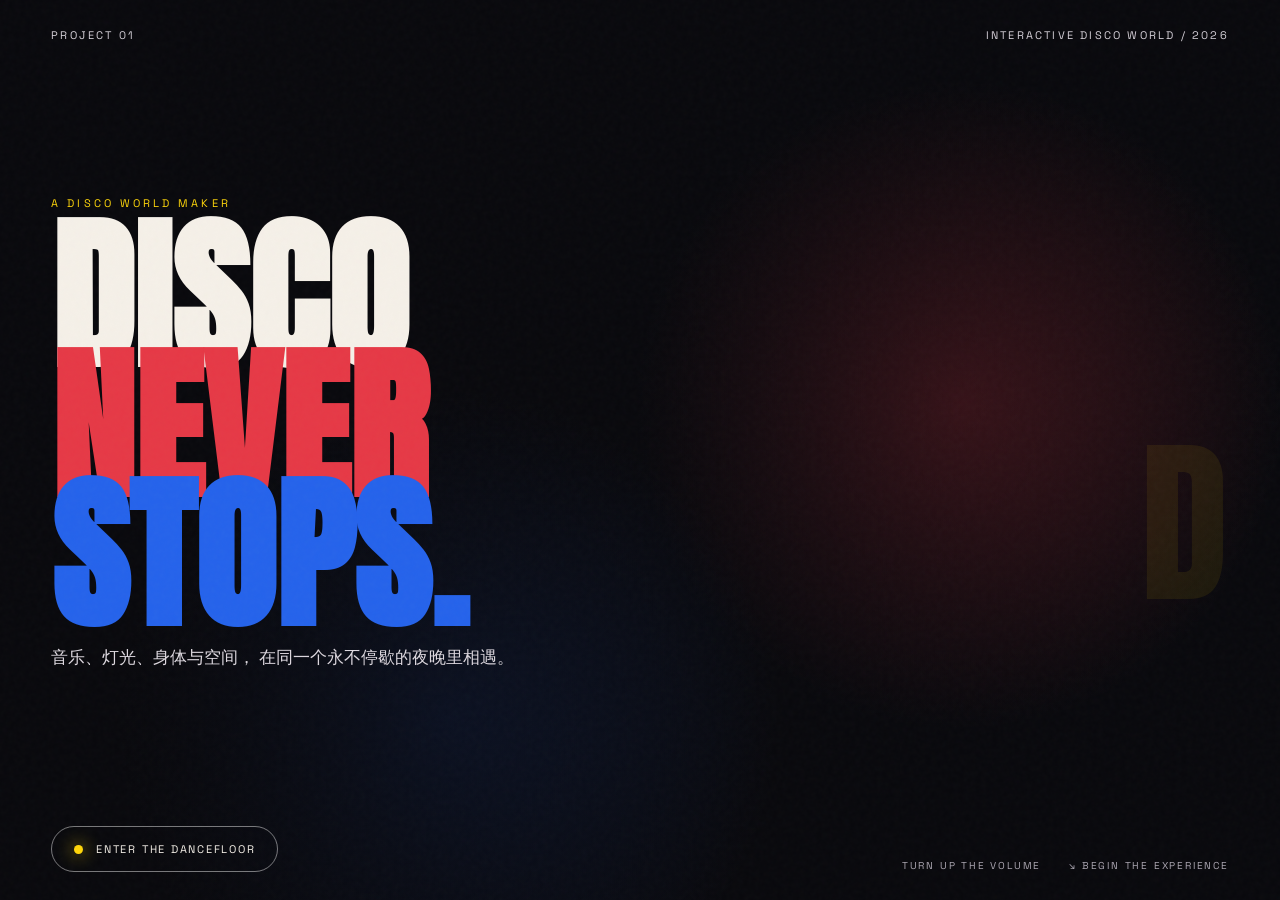
<file: index.html>
<!DOCTYPE html>
<html lang="zh-CN">
<head>
  <meta charset="UTF-8">
  <meta name="viewport" content="width=device-width, initial-scale=1.0">

  <title>DISCO NEVER STOPS</title>

  <meta
    name="description"
    content="DISCO NEVER STOPS — Music, People, Color and Movement."
  >

  <link rel="stylesheet" href="style.css">
</head>

<body>

  <div class="grain"></div>

  <!-- 鼠标 -->
  <div class="cursor-dot"></div>
  <div class="cursor-ring"></div>


  <!-- =====================================================
       PAGE 01 — COVER
  ====================================================== -->

  <section class="cover page active" id="cover">

    <div class="cover-bg"></div>

    <div class="cover-glow glow-a"></div>
    <div class="cover-glow glow-b"></div>

    <div class="cover-top">

      <span>PROJECT 01</span>

      <span>
        INTERACTIVE DISCO WORLD / 2026
      </span>

    </div>


    <div class="cover-title">

      <p class="eyebrow">
        A DISCO WORLD MAKER
      </p>

      <h1>
        DISCO<br>
        <span>NEVER</span><br>
        <i>STOPS.</i>
      </h1>

      <p class="cover-copy">

        音乐、灯光、身体与空间，
        在同一个永不停歇的夜晚里相遇。

      </p>

    </div>


    <div class="cover-bottom">

      <button
        class="enter-btn"
        id="startBtn"
      >

        <span class="enter-dot"></span>

        ENTER THE DANCEFLOOR

      </button>


      <div class="cover-meta">

        <span>
          TURN UP THE VOLUME
        </span>

        <span>
          ↘ BEGIN THE EXPERIENCE
        </span>

      </div>

    </div>


    <div class="cover-corner">
      D
    </div>

  </section>



  <!-- =====================================================
       PAGE 02 — COUNTRY
  ====================================================== -->

  <section
    class="choice-page country-page"
    id="countryPage"
  >

    <div class="choice-background"></div>

    <div class="choice-top">

      <span>
        DISCO NEVER STOPS
      </span>

      <span>
        01 / 02
      </span>

    </div>


    <div class="choice-content">

      <p class="eyebrow">
        CHOOSE YOUR ORIGIN
      </p>

      <h2>
        WHERE DOES<br>
        YOUR <span>NIGHT</span><br>
        BEGIN?
      </h2>

      <p class="choice-description">

        选择一个国家，
        让你的 DISCO NIGHT 从这里开始。

      </p>


      <div class="country-grid">

        <button
          class="country-card"
          data-country="France"
        >

          <span class="country-number">
            01
          </span>

          <strong>
            FRANCE
          </strong>

          <small>
            PARIS
          </small>

          <span class="country-arrow">
            ↗
          </span>

        </button>


        <button
          class="country-card"
          data-country="Italy"
        >

          <span class="country-number">
            02
          </span>

          <strong>
            ITALY
          </strong>

          <small>
            MILANO
          </small>

          <span class="country-arrow">
            ↗
          </span>

        </button>


        <button
          class="country-card"
          data-country="Germany"
        >

          <span class="country-number">
            03
          </span>

          <strong>
            GERMANY
          </strong>

          <small>
            BERLIN
          </small>

          <span class="country-arrow">
            ↗
          </span>

        </button>


        <button
          class="country-card"
          data-country="Spain"
        >

          <span class="country-number">
            04
          </span>

          <strong>
            SPAIN
          </strong>

          <small>
            BARCELONA
          </small>

          <span class="country-arrow">
            ↗
          </span>

        </button>


        <button
          class="country-card"
          data-country="UK"
        >

          <span class="country-number">
            05
          </span>

          <strong>
            UNITED KINGDOM
          </strong>

          <small>
            LONDON
          </small>

          <span class="country-arrow">
            ↗
          </span>

        </button>


        <button
          class="country-card"
          data-country="Netherlands"
        >

          <span class="country-number">
            06
          </span>

          <strong>
            NETHERLANDS
          </strong>

          <small>
            AMSTERDAM
          </small>

          <span class="country-arrow">
            ↗
          </span>

        </button>

      </div>


      <div class="selection-status">

        <span>
          YOUR SELECTION
        </span>

        <strong id="countryResult">
          NOT SELECTED
        </strong>

      </div>


      <button
        class="next-btn"
        id="countryNext"
      >

        CONTINUE

        <span>
          →
        </span>

      </button>

    </div>

  </section>



  <!-- =====================================================
       PAGE 03 — COLOR
  ====================================================== -->

  <section
    class="choice-page color-page"
    id="colorPage"
  >

    <div class="choice-top">

      <span>
        DISCO NEVER STOPS
      </span>

      <span>
        02 / 02
      </span>

    </div>


    <div class="choice-content">

      <p class="eyebrow">
        CHOOSE YOUR ATMOSPHERE
      </p>

      <h2>
        WHAT DOES<br>
        YOUR <span>NIGHT</span><br>
        LOOK LIKE?
      </h2>

      <p class="choice-description">

        选择你的视觉情绪。
        整个 DISCO 世界会随之改变。

      </p>


      <div class="color-grid">


        <button
          class="color-card color-red"
          data-theme="red"
        >

          <div class="color-preview">

            <span>01</span>

            <div class="color-orb"></div>

          </div>

          <strong>
            HOT NIGHT
          </strong>

          <small>
            RED / ORANGE / BLACK
          </small>

        </button>



        <button
          class="color-card color-blue"
          data-theme="blue"
        >

          <div class="color-preview">

            <span>02</span>

            <div class="color-orb"></div>

          </div>

          <strong>
            ELECTRIC BLUE
          </strong>

          <small>
            BLUE / CYAN / BLACK
          </small>

        </button>



        <button
          class="color-card color-yellow"
          data-theme="yellow"
        >

          <div class="color-preview">

            <span>03</span>

            <div class="color-orb"></div>

          </div>

          <strong>
            GOLDEN DISCO
          </strong>

          <small>
            YELLOW / GOLD / BLACK
          </small>

        </button>



        <button
          class="color-card color-purple"
          data-theme="purple"
        >

          <div class="color-preview">

            <span>04</span>

            <div class="color-orb"></div>

          </div>

          <strong>
            AFTER MIDNIGHT
          </strong>

          <small>
            PURPLE / PINK / BLACK
          </small>

        </button>

      </div>


      <div class="selection-status">

        <span>
          YOUR ATMOSPHERE
        </span>

        <strong id="colorResult">
          NOT SELECTED
        </strong>

      </div>


      <button
        class="next-btn final-enter"
        id="finishBtn"
      >

        ENTER MY DISCO

        <span>
          →
        </span>

      </button>

    </div>

  </section>



  <!-- =====================================================
       MAIN WEBSITE
  ====================================================== -->

  <main
    id="main"
    class="main-site"
  >


    <!-- NAVIGATION -->

    <nav class="site-nav">

      <a
        class="logo"
        href="#top"
      >

        DISCO<br>
        NEVER STOPS

      </a>


      <div class="nav-links">

        <a href="#about">
          01 ABOUT
        </a>

        <a href="#sound">
          02 SOUND
        </a>

        <a href="#experience">
          03 EXPERIENCE
        </a>

      </div>


      <button
        class="sound-toggle"
        id="soundToggle"
      >

        <span class="sound-bars">

          <i></i>
          <i></i>
          <i></i>
          <i></i>

        </span>

        <span id="soundLabel">
          PLAY
        </span>

      </button>

    </nav>



    <!-- HERO -->

    <header
      class="hero"
      id="top"
    >

      <div class="hero-number">
        00 / NIGHT MODE
      </div>

      <p class="eyebrow">
        MUSIC · PEOPLE · COLOR · MOVEMENT
      </p>


      <h2>

        THE NIGHT<br>
        IS <span>ALIVE.</span>

      </h2>


      <p class="hero-copy">

        我们不生产音乐，
        我们制造夜晚。

        DISCO NEVER STOPS
        是一个关于舞池、
        灯光和永不停歇节奏的小世界。

      </p>


      <div class="scroll-line">

        <span></span>

        KEEP MOVING

      </div>

    </header>



    <!-- ABOUT -->

    <section
      class="block"
      id="about"
    >

      <div class="section-head">

        <span class="num">
          01
        </span>

        <div>

          <p class="eyebrow">
            THE IDEA
          </p>

          <h3>
            ABOUT THE<br>
            <em>DISCO</em>
          </h3>

        </div>

      </div>


      <div class="manifesto">

        <p>

          “最好的空间，
          不是让人停下来看的空间，
          而是让人想要移动起来的空间。”

        </p>

        <span>
          — DISCO NEVER STOPS
        </span>

      </div>


      <div class="about-grid">


        <article class="about-card red">

          <span class="tag">
            01 / MUSIC
          </span>

          <h4>
            没有被切歌的夜晚
          </h4>

          <p>

            从鼓机到合成器，
            我们只留下让脚底发痒的律动。
            音乐不是背景，
            它就是空间本身。

          </p>

        </article>



        <article class="about-card blue">

          <span class="tag">
            02 / PEOPLE
          </span>

          <h4>
            陌生人变成舞伴
          </h4>

          <p>

            灯光一打、
            音乐一响，
            陌生人之间的距离开始缩短。
            舞池是一种没有语言的社交。

          </p>

        </article>



        <article class="about-card yellow">

          <span class="tag">
            03 / COLOR
          </span>

          <h4>
            红 · 蓝 · 黄
          </h4>

          <p>

            热烈的红、
            电气的蓝、
            太阳的黄——
            颜色不是装饰，
            而是节奏的视觉化。

          </p>

        </article>

      </div>

    </section>



    <!-- SOUND -->

    <section
      class="block sound-section"
      id="sound"
    >

      <div class="section-head">

        <span class="num">
          02
        </span>

        <div>

          <p class="eyebrow">
            THE RHYTHM
          </p>

          <h3>
            SOUND<br>
            <em>SYSTEM</em>
          </h3>

        </div>

      </div>


      <div class="player-card">

        <div class="record">

          <div class="record-label">

            DNS

            <small>
              2026
            </small>

          </div>

        </div>


        <div class="player-info">

          <p class="eyebrow">
            LIVE GENERATIVE MIX
          </p>

          <h4>
            DISCO NEVER STOPS /
            <span id="bpmText">
              120
            </span>
            BPM
          </h4>

          <p>

            点击播放，
            网页会实时生成一段
            Disco Groove。

          </p>


          <div class="progress">

            <span
              id="progressBar"
            ></span>

          </div>


          <div class="player-controls">

            <button
              id="mainPlay"
              class="big-play"
            >
              ▶
            </button>


            <div>

              <span id="trackTime">
                00:00
              </span>

              <span class="muted">
                / LIVE LOOP
              </span>

            </div>


            <div
              class="eq"
              id="eq"
            >

              <i></i>
              <i></i>
              <i></i>
              <i></i>
              <i></i>
              <i></i>
              <i></i>
              <i></i>

            </div>

          </div>

        </div>

      </div>


      <div class="track-list">


        <button
          class="track active"
          data-bpm="120"
        >

          <span>
            01
          </span>

          <strong>
            Disco Never Stops
          </strong>

          <em>
            GENERATIVE / 120 BPM
          </em>

          <b>
            ▶
          </b>

        </button>


        <button
          class="track"
          data-bpm="126"
        >

          <span>
            02
          </span>

          <strong>
            Neon Floor
          </strong>

          <em>
            GENERATIVE / 126 BPM
          </em>

          <b>
            ▶
          </b>

        </button>


        <button
          class="track"
          data-bpm="112"
        >

          <span>
            03
          </span>

          <strong>
            After Midnight
          </strong>

          <em>
            GENERATIVE / 112 BPM
          </em>

          <b>
            ▶
          </b>

        </button>


      </div>

    </section>



    <!-- EXPERIENCE -->

    <section
      class="block experience"
      id="experience"
    >

      <div class="section-head">

        <span class="num">
          03
        </span>

        <div>

          <p class="eyebrow">
            THE SPACE
          </p>

          <h3>
            MOVE<br>
            <em>TOGETHER</em>
          </h3>

        </div>

      </div>


      <div class="experience-stage">

        <div class="stage-grid"></div>

        <div class="mirror-ball">
          ✦
        </div>


        <div class="stage-copy">

          <span>
            01
          </span>

          <h4>
            LIGHT
          </h4>

          <p>
            光线跟随节奏移动，
            空间不再是静态的容器。
          </p>

        </div>


        <div class="stage-copy second">

          <span>
            02
          </span>

          <h4>
            BODY
          </h4>

          <p>
            身体成为尺度，
            舞步成为一种空间语言。
          </p>

        </div>


        <div class="stage-copy third">

          <span>
            03
          </span>

          <h4>
            ENERGY
          </h4>

          <p>
            当所有人一起移动，
            空间开始真正地“活”起来。
          </p>

        </div>

      </div>

    </section>



    <!-- FOOTER -->

    <footer>

      <div class="footer-brand">

        DISCO<br>
        NEVER STOPS

      </div>

      <div>
        A DISCO WORLD MAKER
      </div>

      <div>
        MAKE YOUR DISCO · 2026
      </div>

    </footer>


  </main>



  <div
    class="toast"
    id="toast"
  ></div>


  <script src="script.js"></script>

</body>
</html>
</file>
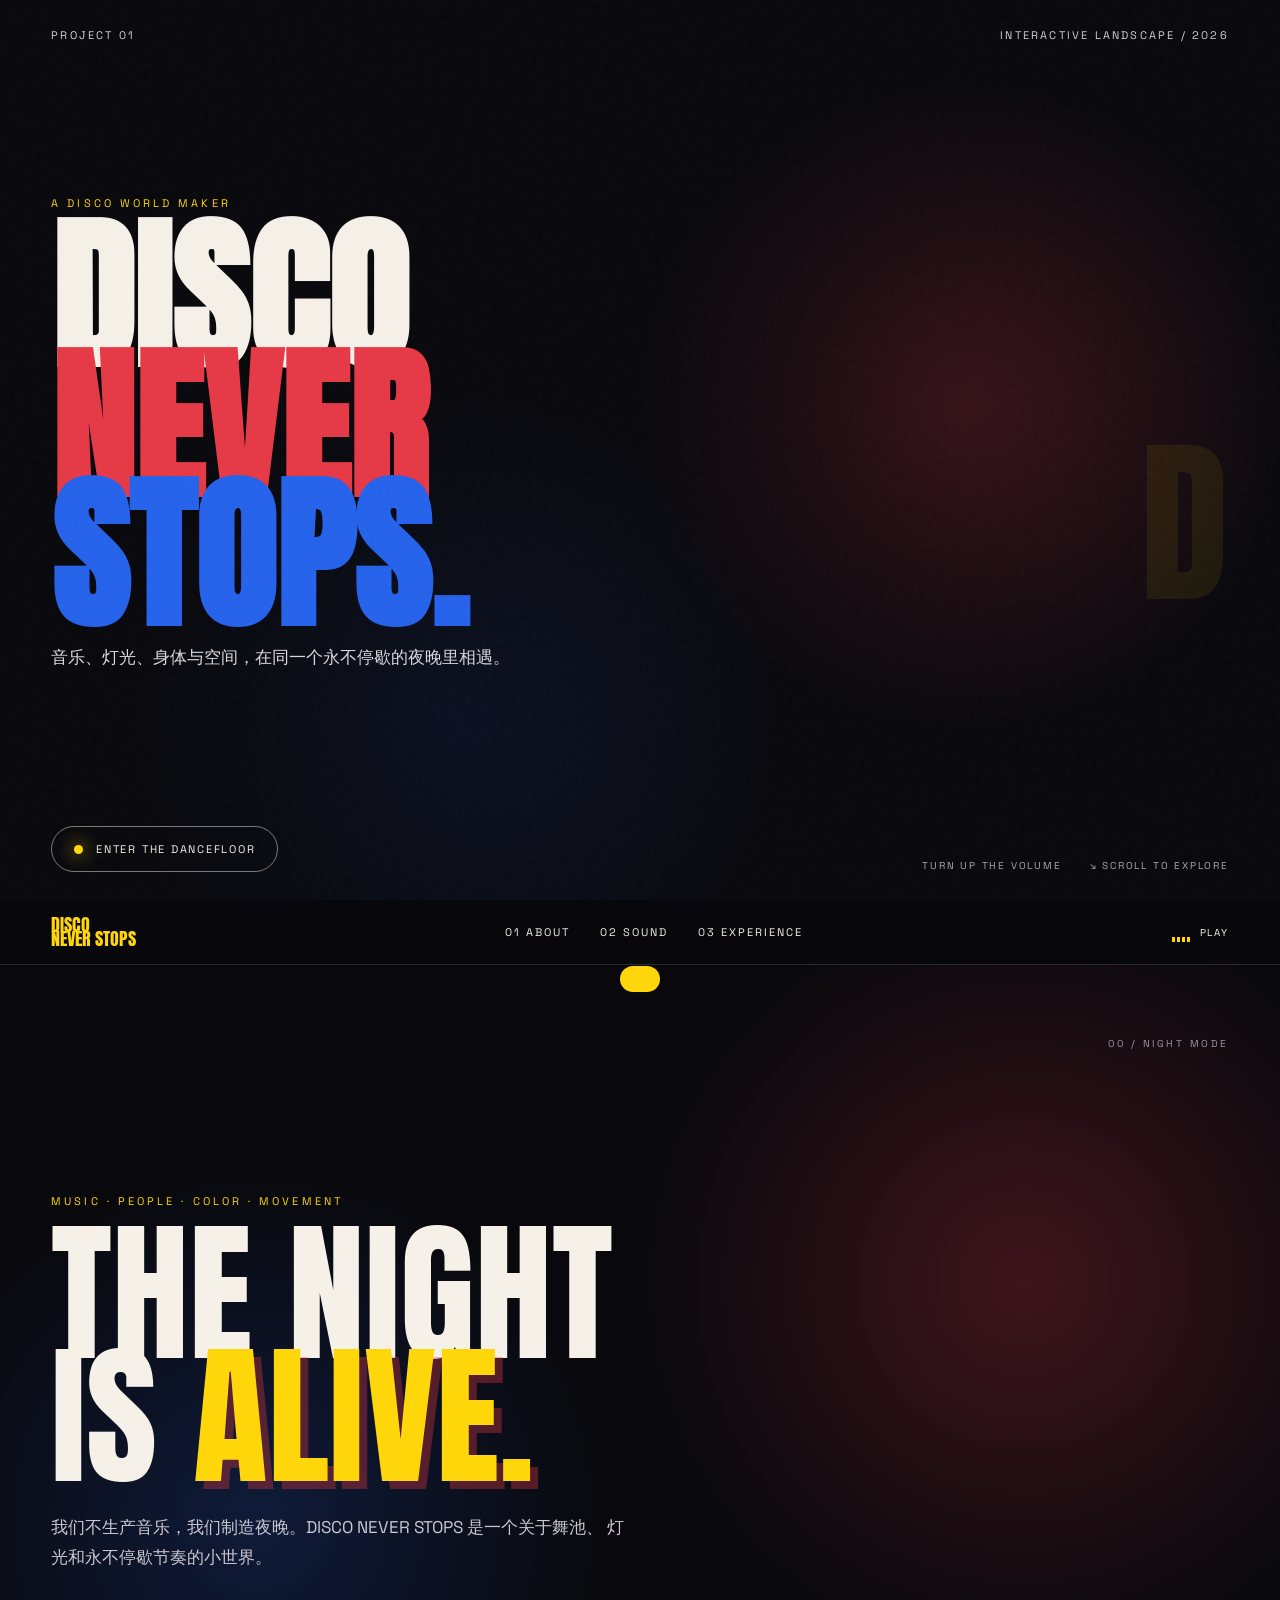
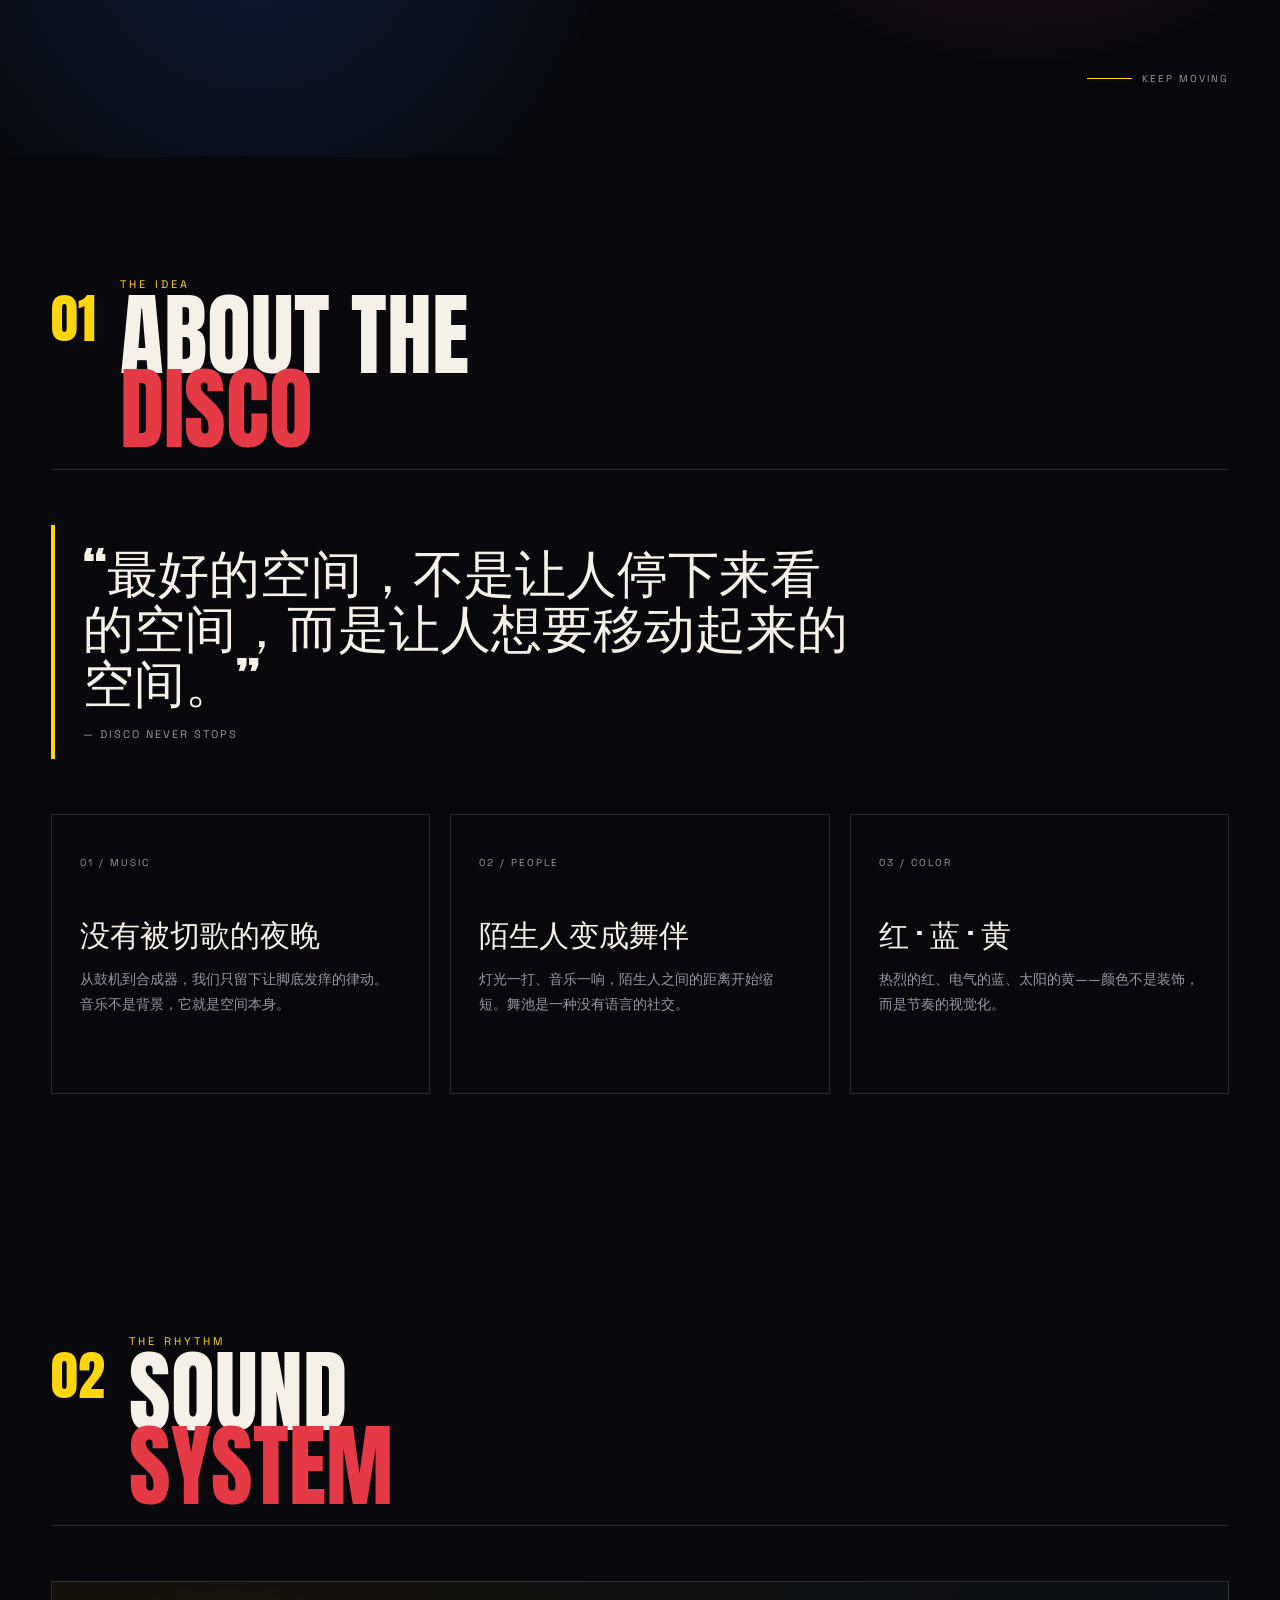
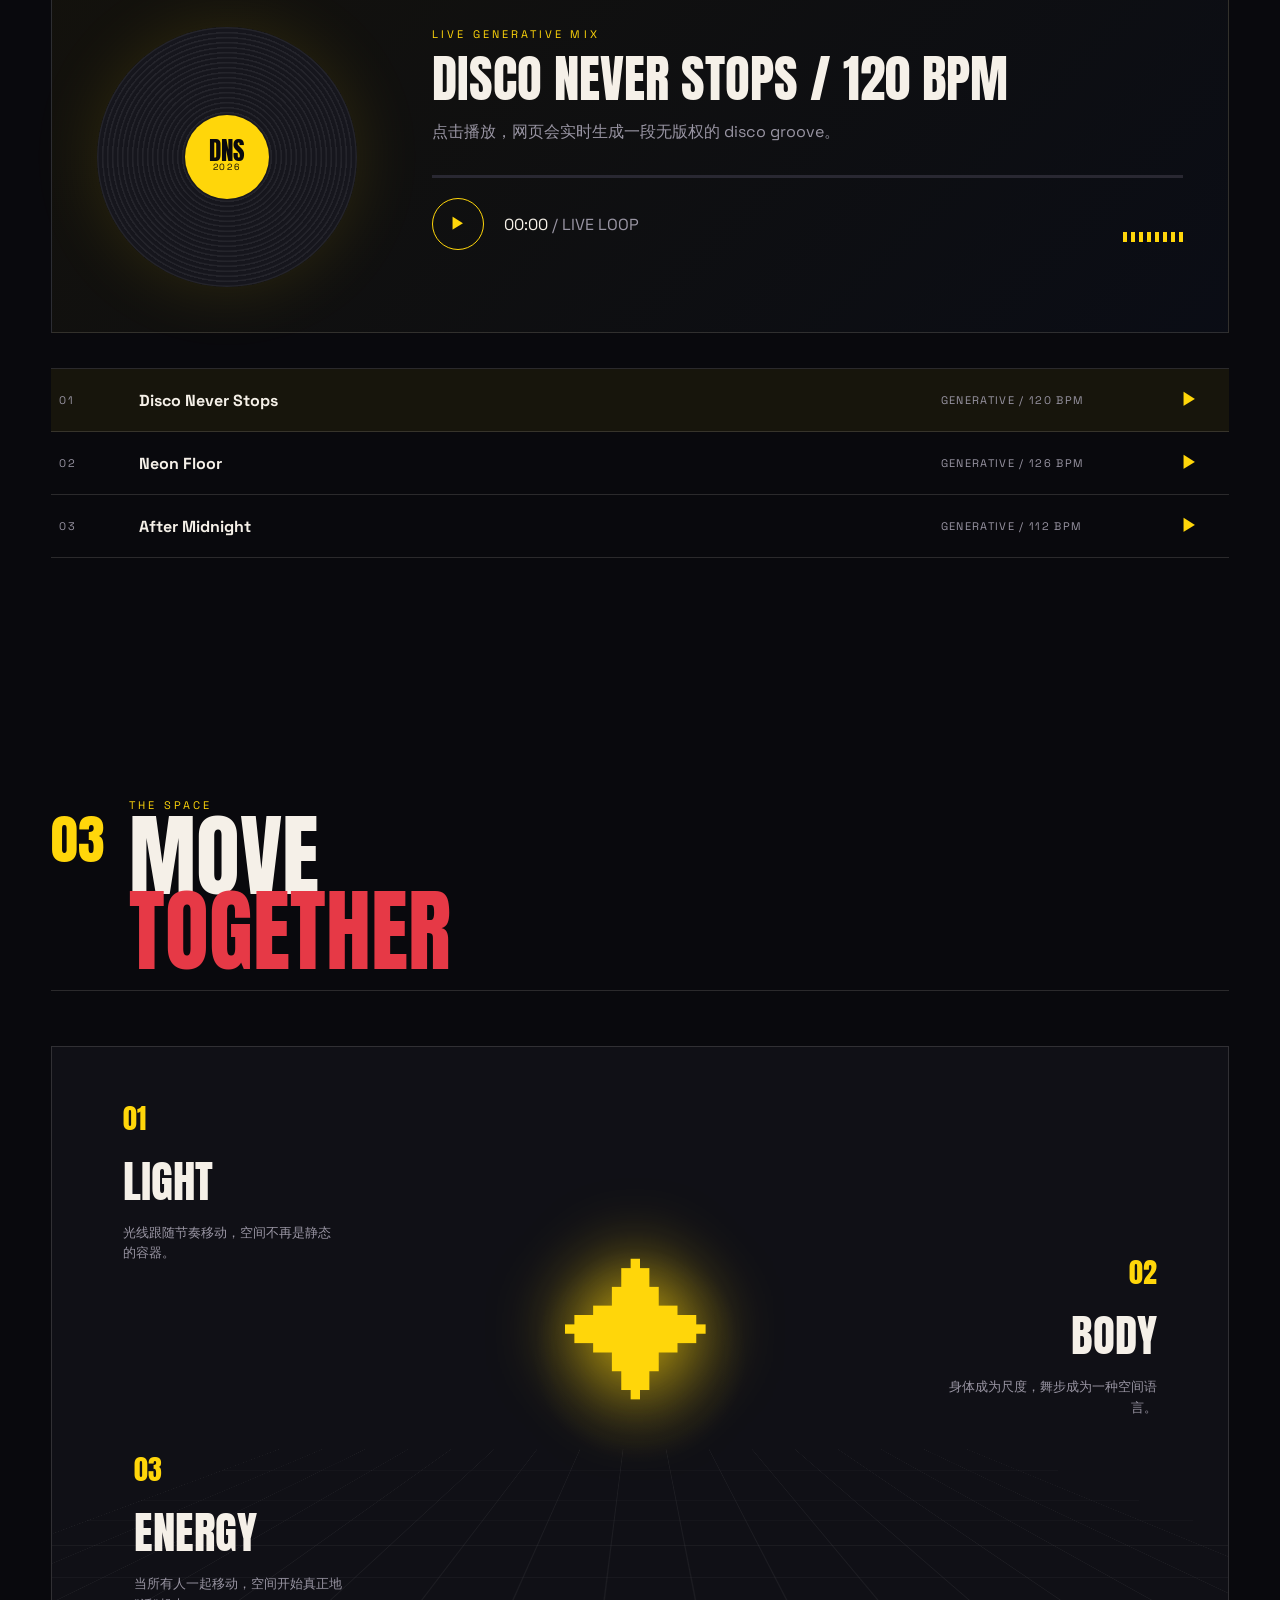
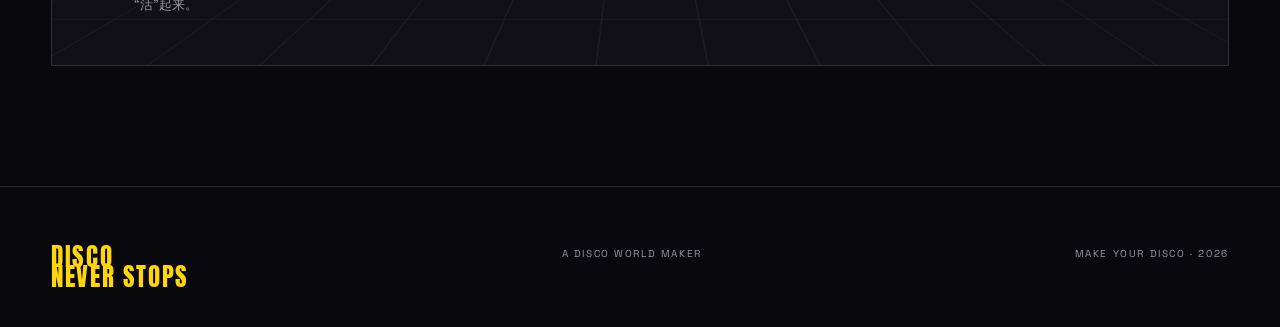
<file: index(2).html>
<!DOCTYPE html>
<html lang="zh-CN">
<head>
  <meta charset="UTF-8">
  <meta name="viewport" content="width=device-width, initial-scale=1.0">
  <title>DISCO NEVER STOPS — Interactive World</title>
  <meta name="description" content="DISCO NEVER STOPS — an interactive disco world about music, people, color and movement.">
  <link rel="icon" href="data:image/svg+xml,%3Csvg xmlns='http://www.w3.org/2000/svg' viewBox='0 0 100 100'%3E%3Ccircle cx='50' cy='50' r='46' fill='%23FFD60A'/%3E%3Ctext x='50' y='68' font-size='52' font-family='Arial' font-weight='900' text-anchor='middle' fill='%230B0B10'%3ED%3C/text%3E%3C/svg%3E">
  <link rel="stylesheet" href="style.css">
</head>
<body>
  <div class="grain"></div>
  <div class="cursor-dot"></div>
  <div class="cursor-ring"></div>

  <!-- COVER -->
  <section class="cover" id="cover">
    <div class="cover-bg"></div>
    <div class="cover-glow glow-a"></div>
    <div class="cover-glow glow-b"></div>
    <div class="cover-top">
      <span>PROJECT 01</span>
      <span>INTERACTIVE LANDSCAPE / 2026</span>
    </div>

    <div class="cover-title">
      <p class="eyebrow">A DISCO WORLD MAKER</p>
      <h1>DISCO<br><span>NEVER</span><br><i>STOPS.</i></h1>
      <p class="cover-copy">音乐、灯光、身体与空间，在同一个永不停歇的夜晚里相遇。</p>
    </div>

    <div class="cover-bottom">
      <button class="enter-btn" id="enterBtn">
        <span class="enter-dot"></span>
        ENTER THE DANCEFLOOR
      </button>
      <div class="cover-meta">
        <span>TURN UP THE VOLUME</span>
        <span>↘ SCROLL TO EXPLORE</span>
      </div>
    </div>

    <div class="cover-corner">D</div>
  </section>

  <!-- MAIN -->
  <main id="main">
    <nav class="site-nav">
      <a class="logo" href="#top">DISCO<br>NEVER STOPS</a>
      <div class="nav-links">
        <a href="#about">01 ABOUT</a>
        <a href="#sound">02 SOUND</a>
        <a href="#experience">03 EXPERIENCE</a>
      </div>
      <button class="sound-toggle" id="soundToggle" aria-label="Toggle music">
        <span class="sound-bars"><i></i><i></i><i></i><i></i></span>
        <span id="soundLabel">PLAY</span>
      </button>
    </nav>

    <header class="hero" id="top">
      <div class="hero-noise"></div>
      <div class="hero-number">00 / NIGHT MODE</div>
      <p class="eyebrow">MUSIC · PEOPLE · COLOR · MOVEMENT</p>
      <h2>THE NIGHT<br>IS <span>ALIVE.</span></h2>
      <p class="hero-copy">
        我们不生产音乐，我们制造夜晚。DISCO NEVER STOPS 是一个关于舞池、
        灯光和永不停歇节奏的小世界。
      </p>
      <div class="scroll-line"><span></span> KEEP MOVING</div>
    </header>

    <section class="block" id="about">
      <div class="section-head">
        <span class="num">01</span>
        <div>
          <p class="eyebrow">THE IDEA</p>
          <h3>ABOUT THE<br><em>DISCO</em></h3>
        </div>
      </div>

      <div class="manifesto">
        <p>“最好的空间，不是让人停下来看的空间，而是让人想要移动起来的空间。”</p>
        <span>— DISCO NEVER STOPS</span>
      </div>

      <div class="about-grid">
        <article class="about-card red">
          <span class="tag">01 / MUSIC</span>
          <h4>没有被切歌的夜晚</h4>
          <p>从鼓机到合成器，我们只留下让脚底发痒的律动。音乐不是背景，它就是空间本身。</p>
        </article>
        <article class="about-card blue">
          <span class="tag">02 / PEOPLE</span>
          <h4>陌生人变成舞伴</h4>
          <p>灯光一打、音乐一响，陌生人之间的距离开始缩短。舞池是一种没有语言的社交。</p>
        </article>
        <article class="about-card yellow">
          <span class="tag">03 / COLOR</span>
          <h4>红 · 蓝 · 黄</h4>
          <p>热烈的红、电气的蓝、太阳的黄——颜色不是装饰，而是节奏的视觉化。</p>
        </article>
      </div>
    </section>

    <section class="block sound-section" id="sound">
      <div class="section-head">
        <span class="num">02</span>
        <div>
          <p class="eyebrow">THE RHYTHM</p>
          <h3>SOUND<br><em>SYSTEM</em></h3>
        </div>
      </div>

      <div class="player-card">
        <div class="record">
          <div class="record-label">DNS<br><small>2026</small></div>
        </div>
        <div class="player-info">
          <p class="eyebrow">LIVE GENERATIVE MIX</p>
          <h4>DISCO NEVER STOPS / 120 BPM</h4>
          <p>点击播放，网页会实时生成一段无版权的 disco groove。</p>
          <div class="progress"><span id="progressBar"></span></div>
          <div class="player-controls">
            <button id="mainPlay" class="big-play">▶</button>
            <div>
              <span id="trackTime">00:00</span>
              <span class="muted"> / LIVE LOOP</span>
            </div>
            <div class="eq" id="eq">
              <i></i><i></i><i></i><i></i><i></i><i></i><i></i><i></i>
            </div>
          </div>
        </div>
      </div>

      <div class="track-list">
        <button class="track active" data-bpm="120">
          <span>01</span><strong>Disco Never Stops</strong><em>GENERATIVE / 120 BPM</em><b>▶</b>
        </button>
        <button class="track" data-bpm="126">
          <span>02</span><strong>Neon Floor</strong><em>GENERATIVE / 126 BPM</em><b>▶</b>
        </button>
        <button class="track" data-bpm="112">
          <span>03</span><strong>After Midnight</strong><em>GENERATIVE / 112 BPM</em><b>▶</b>
        </button>
      </div>
    </section>

    <section class="block experience" id="experience">
      <div class="section-head">
        <span class="num">03</span>
        <div>
          <p class="eyebrow">THE SPACE</p>
          <h3>MOVE<br><em>TOGETHER</em></h3>
        </div>
      </div>

      <div class="experience-stage">
        <div class="stage-grid"></div>
        <div class="mirror-ball">✦</div>
        <div class="stage-copy">
          <span>01</span>
          <h4>LIGHT</h4>
          <p>光线跟随节奏移动，空间不再是静态的容器。</p>
        </div>
        <div class="stage-copy second">
          <span>02</span>
          <h4>BODY</h4>
          <p>身体成为尺度，舞步成为一种空间语言。</p>
        </div>
        <div class="stage-copy third">
          <span>03</span>
          <h4>ENERGY</h4>
          <p>当所有人一起移动，空间开始真正地“活”起来。</p>
        </div>
      </div>
    </section>

    <footer>
      <div class="footer-brand">DISCO<br>NEVER STOPS</div>
      <div>A DISCO WORLD MAKER</div>
      <div>MAKE YOUR DISCO · 2026</div>
    </footer>
  </main>

  <div class="toast" id="toast"></div>
  <script src="script.js"></script>
</body>
</html>
</file>
<file: style.css>
@import url('https://fonts.googleapis.com/css2?family=Anton&family=Space+Grotesk:wght@300;400;500;600;700&display=swap');

:root{
  --bg:#09090d;
  --ink:#f5f0e8;
  --red:#e63946;
  --blue:#2563eb;
  --yellow:#ffd60a;
  --purple:#a855f7;
  --pink:#ec4899;
  --dim:#9995a3;
  --line:rgba(245,240,232,.14);

  --display:'Anton','Arial Black',sans-serif;
  --body:'Space Grotesk','Helvetica Neue',sans-serif;
}

*{
  box-sizing:border-box;
  margin:0;
  padding:0;
}

html{
  scroll-behavior:smooth;
}

body{
  background:var(--bg);
  color:var(--ink);
  font-family:var(--body);
  overflow-x:hidden;
}

button,
a{
  font:inherit;
  color:inherit;
}

button{
  border:0;
  background:none;
  cursor:pointer;
}

a{
  text-decoration:none;
}

.grain{
  position:fixed;
  inset:0;
  z-index:200;
  pointer-events:none;
  opacity:.055;
  background-image:url("data:image/svg+xml,%3Csvg viewBox='0 0 180 180' xmlns='http://www.w3.org/2000/svg'%3E%3Cfilter id='n'%3E%3CfeTurbulence type='fractalNoise' baseFrequency='.9' numOctaves='3' stitchTiles='stitch'/%3E%3C/filter%3E%3Crect width='100%25' height='100%25' filter='url(%23n)' opacity='.45'/%3E%3C/svg%3E");
}

.cursor-dot,
.cursor-ring{
  position:fixed;
  pointer-events:none;
  z-index:300;
  border-radius:50%;
  transform:translate(-50%,-50%);
  display:none;
}

.cursor-dot{
  width:7px;
  height:7px;
  background:var(--yellow);
}

.cursor-ring{
  width:38px;
  height:38px;
  border:1px solid rgba(255,214,10,.65);
}


/* =========================
   COVER
========================= */

.cover{
  min-height:100vh;
  position:relative;
  overflow:hidden;
  display:flex;
  flex-direction:column;
  justify-content:space-between;
  padding:28px 4vw;
  background:#09090d;
  transition:.7s;
}

.cover-bg{
  position:absolute;
  inset:0;

  background:
    linear-gradient(
      90deg,
      rgba(9,9,13,.94),
      rgba(9,9,13,.25)
    ),

    radial-gradient(
      circle at 75% 45%,
      rgba(230,57,70,.35),
      transparent 30%
    ),

    radial-gradient(
      circle at 35% 80%,
      rgba(37,99,235,.3),
      transparent 30%
    ),

    url('https://media.doubao.com/space/api/box/stream/download/all_by_mount_point/EUOxbErwUo8yh0xlz9OcrJ4wnXQ')
    center/cover no-repeat;
}

.cover-top,
.cover-bottom,
.cover-title{
  position:relative;
  z-index:2;
}

.cover-top{
  display:flex;
  justify-content:space-between;
  font-size:11px;
  letter-spacing:.2em;
  color:#d5d0d8;
}

.cover-title{
  margin:auto 0;
}

.eyebrow{
  font-size:11px;
  letter-spacing:.28em;
  text-transform:uppercase;
  color:var(--yellow);
}

.cover-title h1{
  font-family:var(--display);
  font-size:clamp(72px,13vw,190px);
  line-height:.78;
  margin:22px 0;
}

.cover-title h1 span{
  color:var(--red);
}

.cover-title h1 i{
  color:var(--blue);
  font-style:normal;
}

.cover-copy{
  max-width:520px;
  font-size:17px;
  line-height:1.7;
  color:#ddd8df;
}

.cover-bottom{
  display:flex;
  align-items:end;
  justify-content:space-between;
  gap:30px;
}

.enter-btn{
  display:flex;
  align-items:center;
  gap:13px;

  padding:15px 22px;

  border:1px solid rgba(255,255,255,.45);
  border-radius:999px;

  letter-spacing:.16em;
  font-size:11px;

  transition:.25s;
}

.enter-btn:hover{
  background:var(--yellow);
  color:#09090d;
  border-color:var(--yellow);
  transform:translateY(-3px);
}

.enter-dot{
  width:9px;
  height:9px;
  border-radius:50%;
  background:var(--yellow);
  box-shadow:0 0 18px var(--yellow);
}

.cover-meta{
  display:flex;
  gap:28px;
  font-size:10px;
  letter-spacing:.18em;
  color:#aaa5b0;
}

.cover-corner{
  position:absolute;
  right:4vw;
  top:43%;
  font:180px var(--display);
  color:rgba(255,214,10,.08);
}


/* =========================
   CHOICE PAGES
========================= */

.choice-page{
  min-height:100vh;
  position:relative;
  overflow:hidden;

  padding:30px 4vw 70px;

  background:
    radial-gradient(
      circle at 80% 30%,
      rgba(230,57,70,.15),
      transparent 30%
    ),

    radial-gradient(
      circle at 20% 80%,
      rgba(37,99,235,.15),
      transparent 30%
    ),

    var(--bg);

  display:none;
}

.choice-page.active{
  display:block;
  animation:pageIn .7s ease;
}

.choice-top{
  display:flex;
  justify-content:space-between;

  font-size:10px;
  letter-spacing:.2em;
  color:var(--dim);
}

.choice-content{
  max-width:1200px;
  margin:10vh auto 0;
}

.choice-content h2{
  font:clamp(55px,9vw,125px)/.82 var(--display);
  margin:22px 0;
}

.choice-content h2 span{
  color:var(--red);
}

.choice-description{
  max-width:520px;
  color:var(--dim);
  line-height:1.7;
  margin-bottom:45px;
}


/* COUNTRY */

.country-grid{
  display:grid;
  grid-template-columns:repeat(3,1fr);
  gap:12px;
}

.country-card{
  position:relative;

  min-height:155px;

  padding:25px;

  border:1px solid var(--line);

  text-align:left;

  overflow:hidden;

  transition:.35s;
}

.country-card:before{
  content:"";

  position:absolute;
  inset:0;

  background:
    linear-gradient(
      135deg,
      rgba(230,57,70,.25),
      transparent 60%
    );

  opacity:0;

  transition:.35s;
}

.country-card:hover,
.country-card.selected{
  transform:translateY(-8px);
  border-color:var(--yellow);
  background:rgba(255,214,10,.05);
}

.country-card:hover:before,
.country-card.selected:before{
  opacity:1;
}

.country-number{
  display:block;
  color:var(--yellow);
  font:24px var(--display);
}

.country-card strong{
  display:block;
  position:relative;
  margin-top:30px;

  font:30px var(--display);
}

.country-card small{
  display:block;
  position:relative;

  margin-top:5px;

  color:var(--dim);

  font-size:10px;
  letter-spacing:.2em;
}

.country-arrow{
  position:absolute;
  right:22px;
  bottom:20px;

  font-size:25px;
  color:var(--yellow);
}

.selection-status{
  margin-top:30px;

  display:flex;
  justify-content:space-between;
  align-items:center;

  border-top:1px solid var(--line);

  padding-top:18px;
}

.selection-status span{
  color:var(--dim);
  font-size:10px;
  letter-spacing:.2em;
}

.selection-status strong{
  color:var(--yellow);
  font-size:12px;
  letter-spacing:.15em;
}

.next-btn{
  display:flex;
  align-items:center;
  gap:20px;

  margin-top:25px;

  padding:16px 25px;

  background:var(--yellow);
  color:#09090d;

  font-size:11px;
  letter-spacing:.18em;

  transition:.25s;
}

.next-btn:hover{
  transform:translateX(8px);
  box-shadow:0 10px 40px rgba(255,214,10,.25);
}


/* =========================
   COLORS
========================= */

.color-grid{
  display:grid;
  grid-template-columns:repeat(4,1fr);
  gap:14px;
}

.color-card{
  text-align:left;

  border:1px solid var(--line);

  padding:12px;

  transition:.35s;
}

.color-card:hover,
.color-card.selected{
  transform:translateY(-8px);
  border-color:var(--yellow);
}

.color-preview{
  height:240px;

  position:relative;

  display:grid;
  place-items:center;

  overflow:hidden;
}

.color-preview span{
  position:absolute;
  left:15px;
  top:15px;

  font:35px var(--display);

  color:white;
}

.color-orb{
  width:130px;
  height:130px;

  border-radius:50%;

  box-shadow:
    0 0 60px currentColor;

  animation:orbFloat 3s ease-in-out infinite;
}

.color-card strong{
  display:block;

  margin-top:20px;

  font:27px var(--display);
}

.color-card small{
  display:block;

  margin-top:5px;

  color:var(--dim);

  font-size:9px;
  letter-spacing:.15em;
}

.color-red .color-preview{
  background:
    linear-gradient(
      135deg,
      #ff2400,
      #7f0010
    );
}

.color-red .color-orb{
  background:#ffd000;
  color:#ffd000;
}

.color-blue .color-preview{
  background:
    linear-gradient(
      135deg,
      #00c6ff,
      #003cff
    );
}

.color-blue .color-orb{
  background:#fff;
  color:#fff;
}

.color-yellow .color-preview{
  background:
    linear-gradient(
      135deg,
      #ffea00,
      #ff8a00
    );
}

.color-yellow .color-orb{
  background:#ff4d00;
  color:#ff4d00;
}

.color-purple .color-preview{
  background:
    linear-gradient(
      135deg,
      #8b00ff,
      #ff1493
    );
}

.color-purple .color-orb{
  background:#ffd6ff;
  color:#ffd6ff;
}


/* =========================
   MAIN SITE
========================= */

.main-site{
  display:none;
}

.main-site.visible{
  display:block;
  animation:pageIn .8s ease;
}

.site-nav{
  position:sticky;
  top:0;

  z-index:50;

  display:flex;
  align-items:center;
  justify-content:space-between;

  padding:18px 4vw;

  background:rgba(9,9,13,.8);

  backdrop-filter:blur(16px);

  border-bottom:1px solid var(--line);
}

.logo{
  font:18px/.78 var(--display);
  color:var(--yellow);
}

.nav-links{
  display:flex;
  gap:30px;

  font-size:11px;
  letter-spacing:.18em;
}

.nav-links a:hover{
  color:var(--yellow);
}

.sound-toggle{
  display:flex;
  align-items:center;
  gap:10px;

  font-size:10px;
  letter-spacing:.18em;
}

.sound-bars{
  height:20px;

  display:flex;
  align-items:end;
  gap:2px;
}

.sound-bars i{
  display:block;

  width:3px;

  background:var(--yellow);

  animation:eq 1s ease-in-out infinite alternate;

  height:5px;
}

.sound-bars.paused i{
  animation-play-state:paused;
}


/* HERO */

.hero{
  min-height:88vh;

  padding:12vh 4vw 7vh;

  position:relative;

  display:flex;
  flex-direction:column;
  justify-content:center;

  overflow:hidden;
}

.hero:before{
  content:"";

  position:absolute;
  inset:0;

  background:
    radial-gradient(
      circle at 80% 40%,
      rgba(230,57,70,.24),
      transparent 34%
    ),

    radial-gradient(
      circle at 20% 70%,
      rgba(37,99,235,.2),
      transparent 30%
    );

  pointer-events:none;
}

.hero-number{
  position:absolute;

  right:4vw;
  top:8vh;

  font-size:10px;
  letter-spacing:.25em;

  color:var(--dim);
}

.hero h2{
  position:relative;

  font:clamp(70px,12vw,170px)/.8 var(--display);

  margin:24px 0 34px;
}

.hero h2 span{
  color:var(--yellow);

  text-shadow:
    8px 8px 0 rgba(230,57,70,.35);
}

.hero-copy{
  position:relative;

  max-width:580px;

  font-size:17px;

  line-height:1.8;

  color:#cbc6d0;
}

.scroll-line{
  position:absolute;

  right:4vw;
  bottom:8vh;

  font-size:10px;

  letter-spacing:.2em;

  color:var(--dim);

  display:flex;
  gap:10px;
  align-items:center;
}

.scroll-line span{
  width:45px;
  height:1px;

  background:var(--yellow);
}


/* SECTIONS */

.block{
  max-width:1280px;

  margin:auto;

  padding:120px 4vw;
}

.section-head{
  display:flex;
  gap:24px;
  align-items:flex-start;

  border-bottom:1px solid var(--line);

  padding-bottom:22px;

  margin-bottom:55px;
}

.section-head .num{
  font:54px var(--display);

  color:var(--yellow);
}

.section-head h3{
  font:clamp(48px,7vw,92px)/.83 var(--display);
  margin-top:7px;
}

.section-head h3 em{
  font-style:normal;
  color:var(--red);
}

.manifesto{
  border-left:4px solid var(--yellow);

  padding:18px 0 18px 28px;

  margin-bottom:55px;

  max-width:820px;
}

.manifesto p{
  font:clamp(28px,4vw,52px)/1.08 var(--display);
}

.manifesto span{
  display:block;

  margin-top:18px;

  color:var(--dim);

  font-size:11px;
  letter-spacing:.18em;
}


/* ABOUT */

.about-grid{
  display:grid;

  grid-template-columns:repeat(3,1fr);

  gap:20px;
}

.about-card{
  padding:35px 28px;

  min-height:280px;

  border:1px solid var(--line);

  position:relative;

  overflow:hidden;

  transition:.3s;
}

.about-card:hover{
  transform:translateY(-8px);

  border-color:var(--yellow);
}

.about-card h4{
  font:30px/1 var(--display);

  margin:48px 0 18px;
}

.about-card p{
  font-size:14px;

  line-height:1.8;

  color:var(--dim);
}

.tag{
  font-size:10px;
  letter-spacing:.2em;

  color:var(--dim);
}


/* PLAYER */

.player-card{
  display:grid;

  grid-template-columns:280px 1fr;

  gap:55px;

  padding:45px;

  border:1px solid var(--line);

  background:
    linear-gradient(
      135deg,
      rgba(255,214,10,.04),
      rgba(37,99,235,.04)
    );
}

.record{
  width:260px;
  height:260px;

  border-radius:50%;

  background:
    repeating-radial-gradient(
      circle,
      #16161d 0 3px,
      #24242b 4px 5px
    );

  display:grid;
  place-items:center;

  box-shadow:
    0 0 70px rgba(255,214,10,.12);

  animation:spin 7s linear infinite paused;
}

.record.playing{
  animation-play-state:running;
}

.record:before{
  content:"";

  position:absolute;

  width:84px;
  height:84px;

  border-radius:50%;

  background:var(--yellow);
}

.record-label{
  position:relative;

  color:#09090d;

  text-align:center;

  font:25px/.8 var(--display);

  z-index:1;
}

.record-label small{
  display:block;

  font:9px var(--body);

  letter-spacing:.2em;
}

.player-info h4{
  font:clamp(28px,4vw,52px)/.95 var(--display);

  margin:14px 0;
}

.player-info>p:not(.eyebrow){
  color:var(--dim);

  line-height:1.7;

  max-width:600px;
}

.progress{
  height:3px;

  background:#292832;

  margin:30px 0 20px;
}

.progress span{
  display:block;

  width:0;

  height:100%;

  background:var(--yellow);
}

.player-controls{
  display:flex;

  align-items:center;

  gap:20px;
}

.big-play{
  width:52px;
  height:52px;

  border:1px solid var(--yellow);

  border-radius:50%;

  color:var(--yellow);
}

.big-play:hover{
  background:var(--yellow);

  color:#09090d;
}

.muted{
  color:var(--dim);
}

.eq{
  margin-left:auto;

  display:flex;

  gap:4px;

  align-items:end;

  height:35px;
}

.eq i{
  width:4px;

  height:10px;

  background:var(--yellow);

  animation:eq 1s ease-in-out infinite alternate paused;
}

.eq.playing i{
  animation-play-state:running;
}


/* TRACK */

.track-list{
  margin-top:35px;

  border-top:1px solid var(--line);
}

.track{
  width:100%;

  display:grid;

  grid-template-columns:60px 1fr 220px 40px;

  gap:20px;

  align-items:center;

  text-align:left;

  padding:20px 8px;

  border-bottom:1px solid var(--line);

  transition:.2s;
}

.track:hover,
.track.active{
  background:rgba(255,214,10,.06);
}

.track span,
.track em{
  color:var(--dim);

  font-size:11px;

  letter-spacing:.12em;
}

.track em{
  font-style:normal;
}

.track b{
  color:var(--yellow);
}


/* EXPERIENCE */

.experience-stage{
  height:620px;

  position:relative;

  overflow:hidden;

  background:
    radial-gradient(
      circle at center,
      rgba(255,214,10,.15),
      transparent 16%
    ),

    #101016;

  border:1px solid var(--line);
}

.stage-grid{
  position:absolute;

  inset:0;

  background:
    linear-gradient(
      rgba(255,255,255,.05) 1px,
      transparent 1px
    ),

    linear-gradient(
      90deg,
      rgba(255,255,255,.05) 1px,
      transparent 1px
    );

  background-size:70px 70px;

  transform:
    perspective(500px)
    rotateX(55deg)
    scale(1.6);

  transform-origin:center bottom;
}

.mirror-ball{
  position:absolute;

  left:50%;
  top:47%;

  transform:translate(-50%,-50%);

  font-size:150px;

  color:var(--yellow);

  filter:
    drop-shadow(
      0 0 40px var(--yellow)
    );

  animation:float 3s ease-in-out infinite;
}

.stage-copy{
  position:absolute;

  left:6%;
  top:8%;

  max-width:210px;
}

.stage-copy.second{
  left:auto;
  right:6%;
  top:33%;

  text-align:right;
}

.stage-copy.third{
  left:7%;
  top:auto;
  bottom:8%;
}

.stage-copy span{
  font:28px var(--display);

  color:var(--yellow);
}

.stage-copy h4{
  font:45px var(--display);

  margin:8px 0;
}

.stage-copy p{
  font-size:13px;

  line-height:1.6;

  color:var(--dim);
}


/* FOOTER */

footer{
  display:flex;

  justify-content:space-between;

  gap:30px;

  flex-wrap:wrap;

  padding:60px 4vw 40px;

  border-top:1px solid var(--line);

  font-size:10px;

  letter-spacing:.16em;

  color:var(--dim);

  text-transform:uppercase;
}

.footer-brand{
  font:25px/.8 var(--display);

  color:var(--yellow);
}


/* TOAST */

.toast{
  position:fixed;

  left:50%;
  bottom:28px;

  transform:translate(-50%,120px);

  background:var(--yellow);

  color:#09090d;

  padding:13px 20px;

  border-radius:999px;

  font-size:11px;

  letter-spacing:.12em;

  z-index:500;

  transition:.3s;
}

.toast.show{
  transform:translate(-50%,0);
}


/* ANIMATION */

@keyframes spin{
  to{
    transform:rotate(360deg);
  }
}

@keyframes float{
  50%{
    transform:translateY(-18px);
  }
}

@keyframes orbFloat{
  50%{
    transform:translateY(-15px) scale(1.05);
  }
}

@keyframes eq{
  to{
    height:28px;
  }
}

@keyframes pageIn{
  from{
    opacity:0;
    transform:translateY(20px);
  }

  to{
    opacity:1;
    transform:translateY(0);
  }
}


/* MOBILE */

@media(max-width:800px){

  .nav-links{
    display:none;
  }

  .cover{
    padding:22px 20px;
  }

  .cover-title h1{
    font-size:21vw;
  }

  .cover-meta{
    display:none;
  }

  .country-grid{
    grid-template-columns:1fr 1fr;
  }

  .color-grid{
    grid-template-columns:1fr 1fr;
  }

  .color-preview{
    height:180px;
  }

  .block{
    padding:80px 20px;
  }

  .about-grid{
    grid-template-columns:1fr;
  }

  .player-card{
    grid-template-columns:1fr;

    padding:25px;
  }

  .record{
    width:210px;
    height:210px;

    margin:auto;
  }

  .track{
    grid-template-columns:40px 1fr 40px;
  }

  .track em{
    display:none;
  }

  .experience-stage{
    height:500px;
  }

  .stage-copy{
    max-width:150px;
  }

  .stage-copy h4{
    font-size:32px;
  }

  .choice-content{
    margin-top:70px;
  }

  .choice-content h2{
    font-size:18vw;
  }

}

@media(max-width:500px){

  .country-grid,
  .color-grid{
    grid-template-columns:1fr;
  }

  .color-preview{
    height:220px;
  }

  .selection-status{
    align-items:flex-start;
    gap:15px;
    flex-direction:column;
  }

}
</file>
